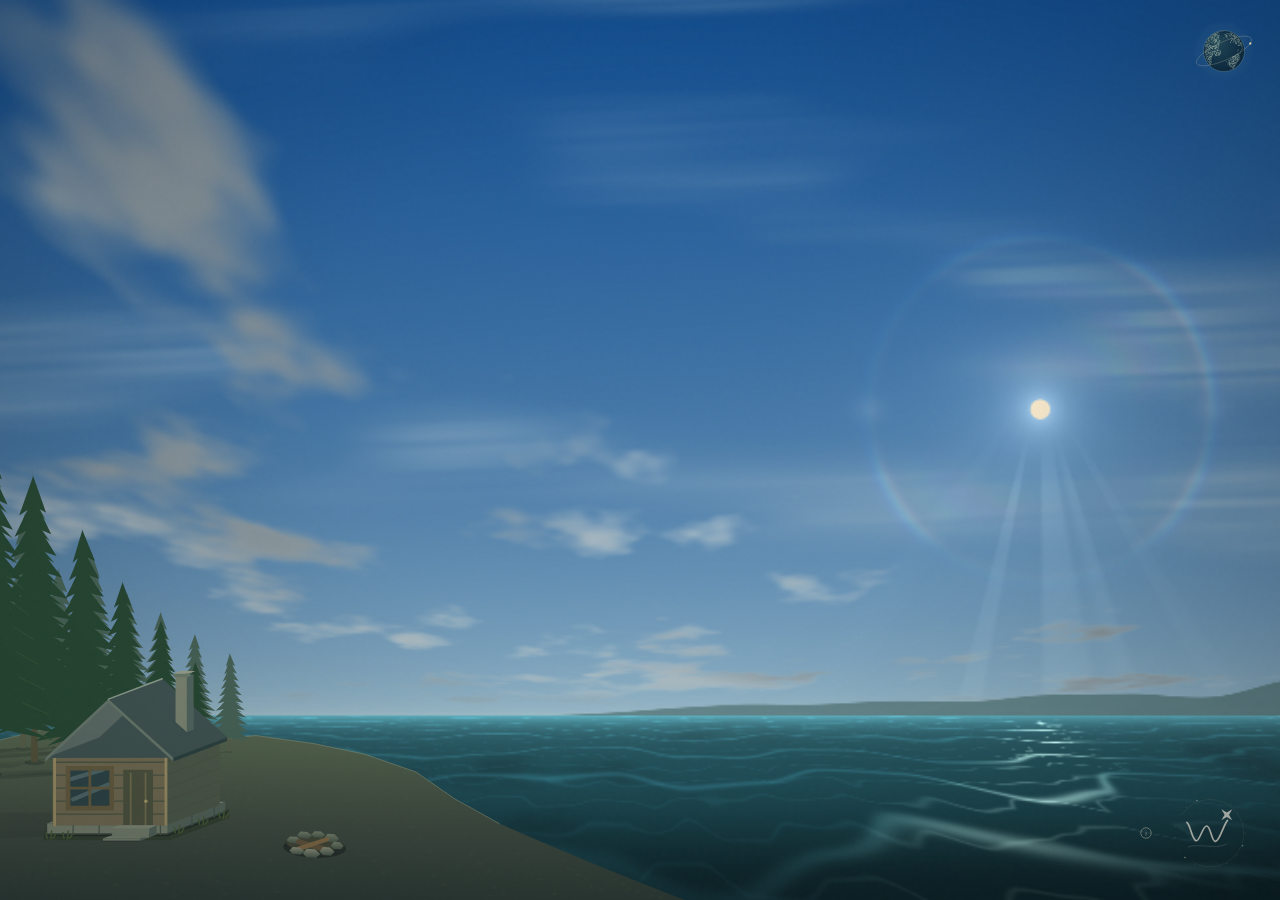
<file: index.html>
<!doctype html>
<html lang="zh-CN">
  <head>
    <meta charset="utf-8">
    <meta name="viewport" content="width=device-width, initial-scale=1">
    <meta name="theme-color" content="#050b12">
    <meta name="description" content="wx1ngf19 的星辰大海。">
    <meta property="og:title" content="Reverie">
    <meta property="og:description" content="一片星海，一个属于我的坐标。">
    <meta property="og:type" content="website">
    <meta property="og:url" content="https://wx1ngf19.github.io/">
    <title>Reverie</title>
    <link rel="icon" href="./assets/icons/favicon.svg?v=reverie-8" type="image/svg+xml">
    <link rel="stylesheet" href="./assets/styles/main.css?v=reverie-14">
    <link rel="modulepreload" href="./src/audio/requested.js?v=reverie-9">
    <script type="module" src="./src/app.js?v=reverie-13"></script>
    <script type="module" src="./src/analytics/visit.js?v=atlas-1"></script>
    <script type="module" src="./src/atlas/portal.js?v=atlas-2"></script>
  </head>
  <body>
    <main class="universe-stage" id="home" aria-label="wx1ngf19 的星辰大海">
      <h1 class="sr-only" aria-label="Reverie · wx1ngf19"></h1>
      <div class="universe" aria-hidden="true">
        <div class="scene-fallback"></div>
        <canvas id="universe-canvas"></canvas>
        <canvas id="stars-canvas"></canvas>
        <div class="scene-vignette"></div>
        <div class="scene-grain"></div>
      </div>
      <canvas id="pointer-canvas" aria-hidden="true"></canvas>
      <div class="pointer-aura" aria-hidden="true"></div>
      <audio id="ambient-audio" preload="none"></audio>
      <button class="signature" id="music-toggle" type="button" aria-label="播放背景音乐" aria-pressed="false" aria-keyshortcuts="Space" title="Play music" data-audio="paused">
        <span class="music-rings" aria-hidden="true"><span></span><span></span><span></span></span>
        <span class="music-click-wave" aria-hidden="true"></span>
        <img class="signature-symbol" src="./assets/icons/emblem.svg" width="120" height="120" alt="" draggable="false">
      </button>
      <details class="music-note" id="music-credit" lang="en" data-ui>
        <summary aria-label="About the soundtrack" aria-controls="music-note-card">
          <svg viewBox="0 0 20 20" width="14" height="14" aria-hidden="true" fill="none" stroke="currentColor" stroke-width="1.15"><circle cx="10" cy="10" r="7.5"/><path d="M10 8.3v5.4"/><circle cx="10" cy="5.7" r=".7" fill="currentColor" stroke="none"/></svg>
        </summary>
        <section class="music-note-card" id="music-note-card" aria-label="Soundtrack details">
          <div class="music-note-heading"><span>Soundtrack</span><span class="music-note-status"><span aria-hidden="true"></span><span id="music-note-state" role="status">Ready</span></span></div>
          <div class="music-note-recording">
            <span class="music-note-record" aria-hidden="true"><span></span></span>
            <div class="music-note-track"><h2 id="music-note-title">14.3 Billion Years</h2><a id="music-note-artist" href="https://www.andrewprahlow.com/music-highlight-reel" target="_blank" rel="noopener noreferrer" aria-label="Andrew Prahlow — composer’s website">Andrew Prahlow <span aria-hidden="true">↗</span></a></div>
          </div>
          <p class="music-note-album" id="music-note-album">Outer Wilds (Original Soundtrack)</p>
        </section>
      </details>
      <a class="atlas-entry" href="./pages/atlas.html?v=atlas-6" aria-label="Open atlas" title="Atlas">
        <svg viewBox="0 0 64 64" fill="none" aria-hidden="true"><circle cx="32" cy="32" r="17" stroke="currentColor" stroke-width=".6"/><ellipse cx="32" cy="32" rx="26" ry="9" transform="rotate(-30 32 32)" stroke="currentColor" stroke-width=".6"/><path d="m28 19 8 3 5 8-6 5-2 10-7-8-6-7 3-7Z" fill="currentColor" opacity=".3"/><circle cx="53" cy="18" r="1.5" fill="currentColor"/></svg>
        <canvas id="atlas-orb" aria-hidden="true" hidden></canvas>
      </a>
    </main>
    <dialog class="atlas-dialog" id="atlas-dialog" aria-label="Visitor atlas"><button id="close-atlas" type="button" aria-label="Close atlas" title="Close atlas">×</button><div id="atlas-frame-host"></div></dialog>
  </body>
</html>
</file>
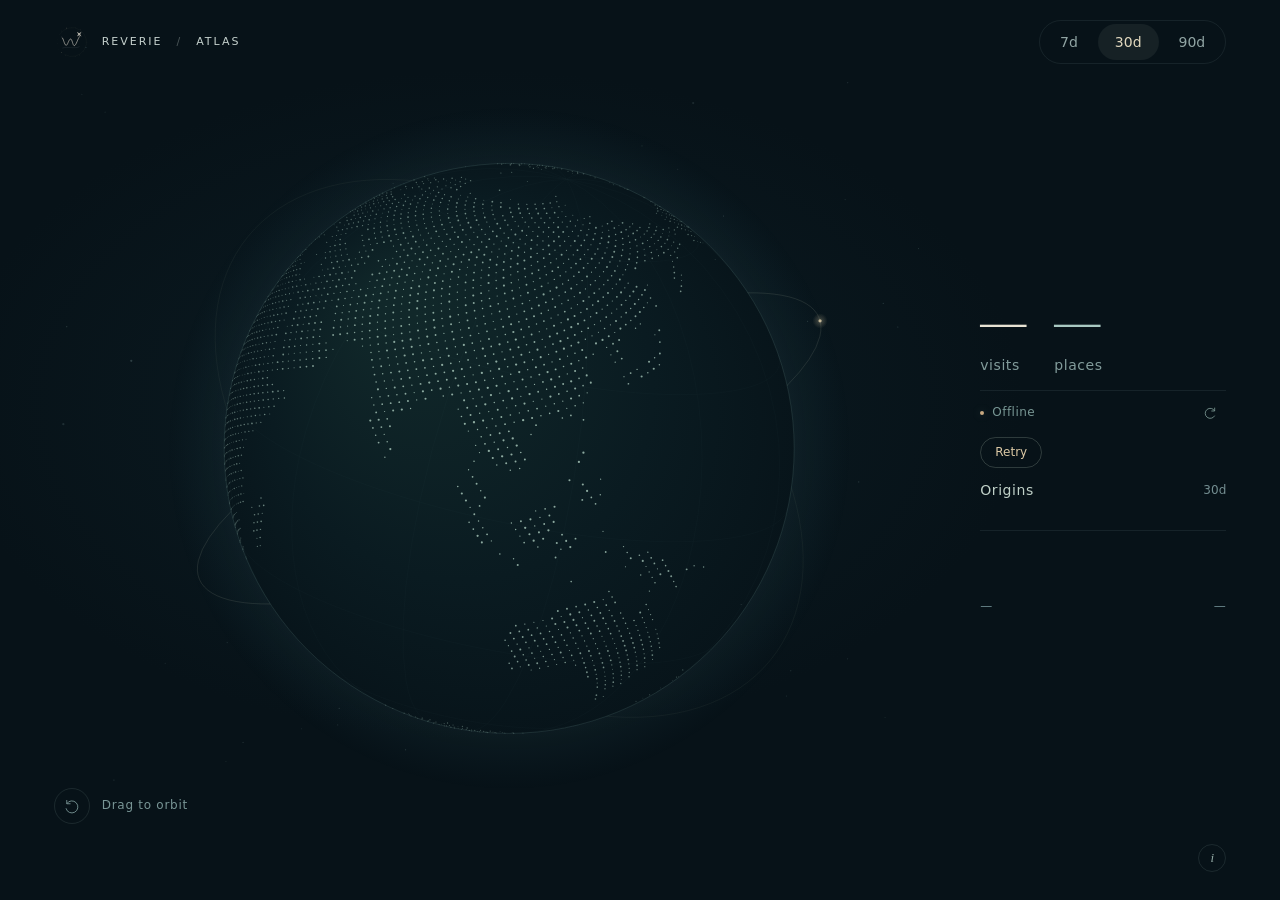
<file: pages/atlas.html>
<!doctype html>
<html lang="en">
  <head>
    <meta charset="utf-8">
    <meta name="viewport" content="width=device-width, initial-scale=1">
    <meta name="theme-color" content="#071218">
    <meta name="description" content="A little atlas of everyone who found their way here.">
    <title>Atlas · Reverie</title>
    <link rel="icon" href="../assets/icons/favicon.svg?v=reverie-8" type="image/svg+xml">
    <link rel="stylesheet" href="../assets/styles/atlas.css?v=atlas-6">
    <script type="module" src="../src/atlas/app.js?v=atlas-6"></script>
  </head>
  <body>
    <div class="atlas-aura" aria-hidden="true"></div>
    <header class="atlas-header">
      <a class="home-link" href="../" aria-label="Back to Reverie"><img src="../assets/icons/emblem.svg" width="36" height="36" alt=""><span>REVERIE<span class="brand-divider">/</span>ATLAS</span></a>
      <div class="periods" role="group" aria-label="Date range">
        <button type="button" data-days="7" aria-pressed="false" aria-label="Last 7 days">7d</button>
        <button type="button" data-days="30" aria-pressed="true" aria-label="Last 30 days">30d</button>
        <button type="button" data-days="90" aria-pressed="false" aria-label="Last 90 days">90d</button>
      </div>
    </header>
    <main class="atlas-layout">
      <section class="world-stage" aria-labelledby="atlas-title">
        <h1 id="atlas-title" class="sr-only">A visitor atlas</h1>
        <canvas id="atlas-canvas" tabindex="0" role="img" aria-label="Visitor atlas. Drag or use arrow keys to rotate. Scroll or use plus and minus to zoom. Select a place from the list for regional counts."></canvas>
        <div class="map-tooltip" id="map-tooltip" hidden></div>
        <div class="map-toolbar"><button type="button" id="reset-globe" aria-label="Reset view" title="Reset view"><svg viewBox="0 0 24 24" width="18" height="18" fill="none" stroke="currentColor" stroke-width="1.2" aria-hidden="true"><path d="M5 9a8 8 0 1 1-1 6M5 4v5h5"/></svg></button><span>Drag to orbit</span></div>
      </section>
      <aside class="atlas-ledger" aria-label="Visit counts">
        <div class="summary"><div><strong id="total-views">—</strong><span>visits</span></div><div><strong id="total-countries">—</strong><span>places</span></div></div>
        <div class="connection-row"><div class="connection-state" id="atlas-status" role="status" aria-live="polite">Connecting</div><button type="button" id="refresh-atlas" aria-label="Refresh counts" title="Refresh counts"><svg viewBox="0 0 24 24" width="16" height="16" fill="none" stroke="currentColor" stroke-width="1.3" aria-hidden="true"><path d="M19 9a7.5 7.5 0 1 0 0 7M19 4v5h-5"/></svg></button></div>
        <button class="retry" id="retry-atlas" type="button" hidden>Retry</button>
        <section class="origins" aria-label="Visit origins">
          <div class="section-label" id="origins-heading"><h2>Origins</h2><span id="range-label">30d</span></div>
          <ol class="country-list" id="country-list" aria-label="Visits by country or territory" tabindex="0"></ol>
          <div class="region-detail" id="region-detail" hidden><div class="section-label"><h2 id="region-heading"></h2><button type="button" id="clear-country" aria-label="All origins" title="All origins">×</button></div><ol id="region-list" aria-label="Regional visits" tabindex="0"></ol></div>
        </section>
        <div class="timeline-wrap"><svg id="visit-timeline" viewBox="0 0 300 62" role="img" aria-label="Daily visits"></svg><div class="timeline-dates"><span id="first-date">—</span><span id="last-date">—</span></div></div>
      </aside>
    </main>
    <footer class="atlas-footer"><details class="atlas-note"><summary aria-label="About this atlas" aria-controls="atlas-about">i</summary><div id="atlas-about"><p>Visits, not unique visitors. Approximate network regions. No raw IPs stored.</p><p>Dates: UTC+8. Counts may lag 60s.</p><p>Map: <a href="https://www.naturalearthdata.com/" target="_blank" rel="noopener noreferrer">Natural Earth</a> · <a href="https://d3js.org/" target="_blank" rel="noopener noreferrer">D3</a></p></div></details></footer>
  </body>
</html>
</file>
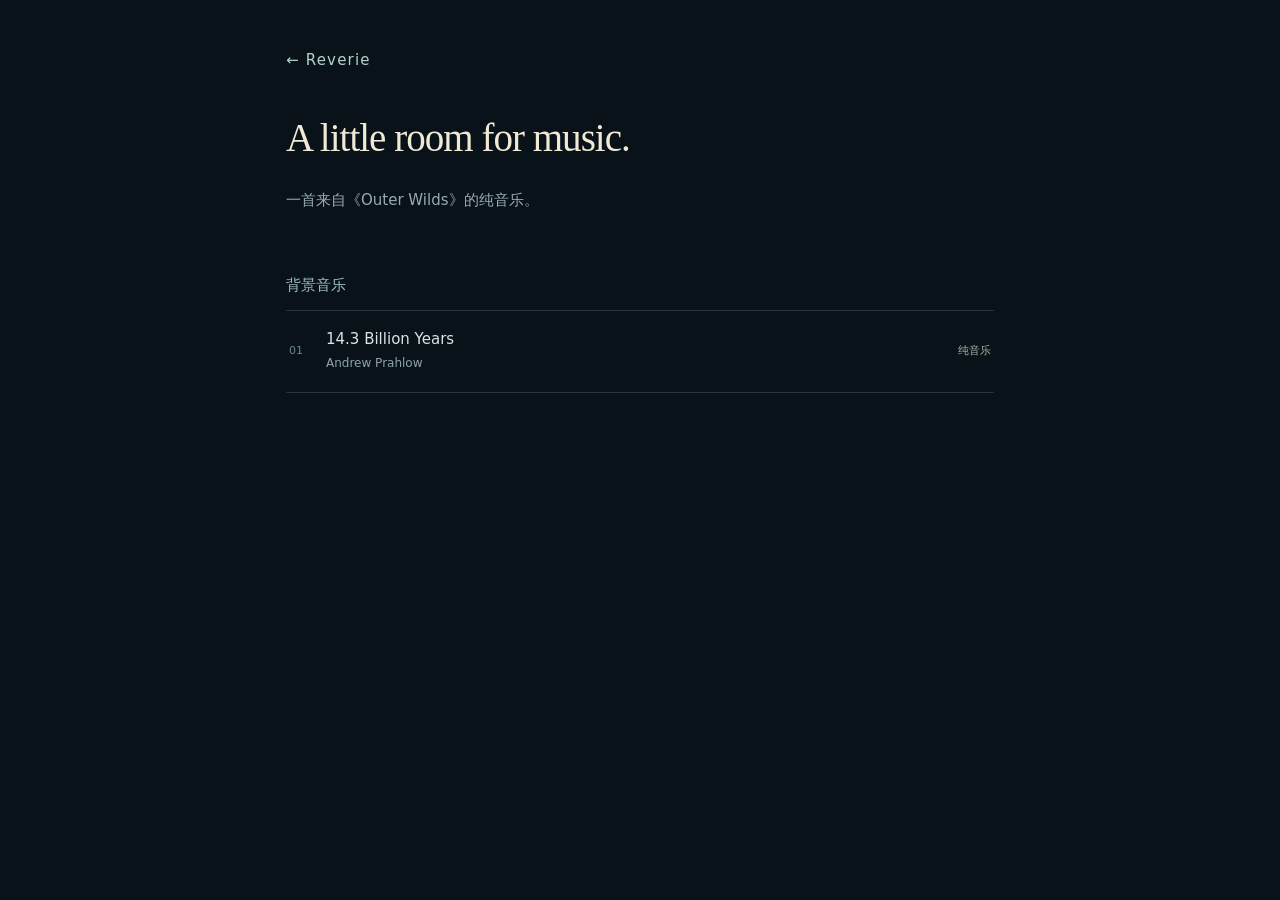
<file: pages/music.html>
<!doctype html>
<html lang="zh-CN">
  <head>
    <meta charset="utf-8">
    <meta name="viewport" content="width=device-width, initial-scale=1">
    <meta name="color-scheme" content="dark">
    <title>Music · Reverie</title>
    <link rel="icon" href="../assets/icons/favicon.svg?v=reverie-8" type="image/svg+xml">
    <link rel="stylesheet" href="../assets/styles/music.css?v=reverie-9">
    <script type="module" src="../src/audio/listening.js?v=reverie-9"></script>
  </head>
  <body>
    <main>
      <header>
        <a class="return" href="../">← Reverie</a>
        <h1>A little room for music.</h1>
        <p>一首来自《Outer Wilds》的纯音乐。</p>
      </header>
      <section aria-labelledby="selected-title">
        <h2 id="selected-title">背景音乐</h2>
        <div class="recording" id="recording" hidden>
          <div class="recording-heading"><div><h3 id="recording-title"></h3><p id="recording-artist"></p></div><button id="close-player" type="button" aria-label="关闭播放器">×</button></div>
          <div id="official-player"></div>
          <a id="official-source" target="_blank" rel="noopener noreferrer">创作者官网</a>
        </div>
        <div class="track-list" id="selected-tracks"></div>
      </section>
    </main>
  </body>
</html>
</file>
<file: assets/styles/main.css>
@charset "UTF-8";

:root {
  color-scheme: dark;
  background: #050b12;
}

* { box-sizing: border-box; }
html, body { width: 100%; height: 100%; margin: 0; overflow: hidden; overscroll-behavior: none; }
body { background: #050b12; }
button { -webkit-tap-highlight-color: transparent; }
canvas { display: block; }
.sr-only { position: absolute; width: 1px; height: 1px; padding: 0; overflow: hidden; clip-path: inset(50%); white-space: nowrap; border: 0; }
.universe-stage { position: relative; width: 100%; height: 100%; height: 100dvh; overflow: hidden; isolation: isolate; }
.universe { position: absolute; inset: 0; overflow: hidden; pointer-events: none; }
.universe > canvas, .scene-fallback, .scene-vignette, .scene-grain { position: absolute; inset: 0; width: 100%; height: 100%; }
.scene-fallback { background: linear-gradient(150deg, transparent 16%, #31505a22 32%, #8b857633 42%, #101a2333 45%, #51666b44 48%, transparent 65%), radial-gradient(ellipse at 35% 79%, #b4a88b22, transparent 18%), linear-gradient(#03070e 8%, #0b1923 77%, #243438 79.5%, #071621 80%, #02070c 100%); }
[data-renderer="webgl"] .scene-fallback { visibility: hidden; }
.scene-vignette { opacity: calc(1 - var(--daylight, 0) * .65); background: linear-gradient(180deg, #02070c18 0%, transparent 24%, transparent 80%, #03091055 100%), radial-gradient(ellipse at 50% 43%, transparent 36%, #01050a55 100%); }
.scene-grain { opacity: .045; background-image: url("data:image/svg+xml,%3Csvg viewBox='0 0 180 180' xmlns='http://www.w3.org/2000/svg'%3E%3Cfilter id='n'%3E%3CfeTurbulence type='fractalNoise' baseFrequency='.95' numOctaves='3' stitchTiles='stitch'/%3E%3C/filter%3E%3Crect width='100%25' height='100%25' opacity='.38' filter='url(%23n)'/%3E%3C/svg%3E"); }
#pointer-canvas { position: absolute; inset: 0; z-index: 2; width: 100%; height: 100%; pointer-events: none; }
.pointer-aura { position: absolute; top: 0; left: 0; z-index: 1; width: 220px; height: 220px; margin: -110px; border-radius: 50%; opacity: 0; pointer-events: none; background: radial-gradient(circle, #a6cecb0a, #a6cecb00 65%); transition: opacity .5s; }
.has-pointer .pointer-aura { opacity: 1; }

.signature { position: absolute; z-index: 3; right: max(28px, env(safe-area-inset-right)); bottom: max(25px, env(safe-area-inset-bottom)); display: grid; place-items: center; width: clamp(64px, 7vw, 84px); aspect-ratio: 1; padding: 0; border: 0; border-radius: 50%; background: transparent; cursor: pointer; touch-action: manipulation; }
.signature-symbol { position: relative; z-index: 1; display: block; width: 100%; height: 100%; opacity: .85; user-select: none; transition: opacity .5s, transform .5s, filter .8s; filter: drop-shadow(0 0 12px #e4d8ba12); }
.signature:hover .signature-symbol { opacity: 1; transform: scale(1.045); filter: drop-shadow(0 0 16px #e4d8ba28); }
.signature[data-audio="playing"] .signature-symbol { opacity: 1; filter: drop-shadow(0 0 14px #e4d8ba65); }
.signature[data-audio="paused"] .signature-symbol { opacity: .68; }
.signature[data-audio="loading"] .signature-symbol { opacity: .78; }
.signature:focus-visible { outline: 1px solid #cabb9a; outline-offset: 10px; }
.signature:active .signature-symbol { transform: scale(.97); }
.music-note { --note-reach: calc(clamp(64px, 7vw, 84px) + 8px); --note-width: 286px; --note-bottom: calc(max(25px, env(safe-area-inset-bottom)) + clamp(64px, 7vw, 84px) / 2 - 14px); position: absolute; right: calc(max(28px, env(safe-area-inset-right)) + var(--note-reach)); bottom: var(--note-bottom); width: 28px; height: 28px; color: #d7d1bc; font: 11px/1.5 system-ui, sans-serif; }
.music-note summary { position: relative; z-index: 4; display: grid; place-items: center; width: 28px; height: 28px; list-style: none; cursor: pointer; border-radius: 50%; opacity: .5; transition: opacity .3s; }
.music-note summary::-webkit-details-marker { display: none; }
.music-note[open] summary, .music-note summary:hover, .music-note summary:focus-visible { opacity: 1; }
.music-note summary:focus-visible { outline: 1px solid #cabb9a; outline-offset: 2px; }
.music-note-card { position: absolute; z-index: 4; right: 42px; bottom: -24px; width: var(--note-width); max-height: calc(100dvh - var(--note-bottom) - 12px); overflow-y: auto; padding: 17px 19px 15px; border: 1px solid #c5c6a52c; border-radius: 13px; color: #adbbb2; background: radial-gradient(ellipse at 100% 0, #aca27612, transparent 65%), #0a151af5; box-shadow: 0 14px 55px #0005, inset 0 1px #f0e5c306; }
.music-note[open] .music-note-card { animation: music-note-in .2s cubic-bezier(.2,.7,.25,1); }
.music-note-heading { display: flex; align-items: center; justify-content: space-between; gap: 12px; color: #9aafaa; font-size: 9px; letter-spacing: .16em; text-transform: uppercase; }
.music-note-status { display: inline-flex; align-items: center; gap: 6px; color: #b7b69d; font-size: 10px; letter-spacing: .03em; text-transform: none; }
.music-note-status > span:first-child { width: 3px; height: 3px; border-radius: 50%; background: #8faaa2; }
.music-note[data-audio="playing"] .music-note-status > span:first-child { background: #e2ca91; box-shadow: 0 0 7px #e2ca9160; }
.music-note-recording { display: flex; align-items: center; gap: 13px; margin: 17px 0 9px; }
.music-note-record { position: relative; display: grid; place-items: center; flex: 0 0 38px; height: 38px; border: 1px solid #c9c29f40; border-radius: 50%; background: repeating-radial-gradient(circle, transparent 0 3px, #c7c5a315 3.5px 4px), conic-gradient(from 20deg, #ded3b218, transparent 25%, #c5dfda0a 50%, transparent 75%, #ded3b218); }
.music-note-record::before { content: ''; width: 11px; height: 11px; border: 1px solid #c7c8a160; border-radius: 50%; background: #c8c09a13; }
.music-note-record > span { position: absolute; inset: 3px; border-radius: 50%; animation: music-note-orbit 18s linear infinite; animation-play-state: paused; }
.music-note-record > span::after { content: ''; position: absolute; top: 1px; left: 50%; width: 2px; height: 2px; border-radius: 50%; background: #e3cf9c; box-shadow: 0 0 5px #e3cf9c50; }
.music-note[data-audio="playing"] .music-note-record > span { animation-play-state: running; }
.music-note-track { min-width: 0; }
.music-note-track h2 { margin: 0 0 5px; color: #e2decd; font: 400 18px/1.25 Georgia, 'Times New Roman', serif; text-wrap: balance; }
.music-note-track a { color: #aabcb4; font-size: 11px; text-decoration: none; }
.music-note-track a > span { display: inline-block; margin-left: 3px; color: #c5bc97; font-size: 10px; }
.music-note-track a:hover { color: #ece1bf; text-decoration: underline; text-underline-offset: 4px; }
.music-note-track a:focus-visible { outline: 1px solid #cabb9a; outline-offset: 4px; border-radius: 2px; }
.music-note-album { margin: 0; color: #819b96; font-size: 10px; line-height: 1.6; }
@keyframes music-note-in { from { opacity: 0; transform: translateX(4px); } to { opacity: 1; transform: translateX(0); } }
@keyframes music-note-orbit { to { transform: rotate(360deg); } }
.atlas-entry { position: absolute; z-index: 4; top: max(15px, env(safe-area-inset-top)); right: max(20px, env(safe-area-inset-right)); width: 72px; height: 72px; display: grid; place-items: center; border-radius: 50%; color: #d0ddd0; background: transparent; text-decoration: none; opacity: .88; transition: opacity .4s, transform .6s; }
.atlas-entry > svg, #atlas-orb { position: absolute; inset: 0; width: 100%; height: 100%; }
#atlas-orb[hidden], .atlas-entry[data-ready="true"] > svg { display: none; }
.atlas-entry:hover { opacity: 1; transform: scale(1.09); }
.atlas-entry:focus-visible { opacity: 1; outline: 1px solid #cabb9a; outline-offset: 5px; }
.atlas-dialog { width: min(1280px, calc(100vw - 48px)); height: min(880px, calc(100dvh - 48px)); max-width: none; max-height: none; padding: 0; border: 1px solid #abc8bb30; border-radius: 16px; color: #c8d4c9; background: #071218; box-shadow: 0 30px 160px #0009; overflow: hidden; }
.atlas-dialog[open] { animation: atlas-unfold .5s cubic-bezier(.2,.7,.25,1) both; }
.atlas-dialog::backdrop { background: #020b10bf; backdrop-filter: blur(10px); }
#atlas-frame-host, #atlas-frame-host iframe { display: block; width: 100%; height: 100%; border: 0; }
#close-atlas { position: absolute; z-index: 2; top: 24px; right: max(32px, env(safe-area-inset-right)); display: grid; place-items: center; width: 36px; height: 36px; padding: 0; border: 1px solid #b0c7ba20; border-radius: 50%; background: #071218; color: #a9bdb3; font: 300 25px/1 system-ui, sans-serif; cursor: pointer; }
#close-atlas:hover { color: #e3d3b0; border-color: #d5c5a060; }
#close-atlas:focus-visible { outline: 1px solid #cabb9a; outline-offset: 3px; }
@keyframes atlas-unfold { from { opacity: 0; transform: translateY(12px) scale(.975); } to { opacity: 1; transform: translateY(0) scale(1); } }
@media (max-width: 600px) {
  .atlas-entry { top: max(10px, env(safe-area-inset-top)); right: max(11px, env(safe-area-inset-right)); width: 64px; height: 64px; }
  .atlas-dialog { width: 100vw; height: 100dvh; margin: 0; border: 0; border-radius: 0; }
  #close-atlas { top: max(17px, env(safe-area-inset-top)); right: max(24px, env(safe-area-inset-right)); width: 32px; height: 32px; }
}
@media (max-height: 650px) and (min-width: 601px) { #close-atlas { top: 14px; } }
.music-rings, .music-click-wave { position: absolute; inset: 4%; border-radius: 50%; pointer-events: none; }
.music-rings { opacity: 0; transition: opacity 1.6s; }
.music-rings > span { position: absolute; inset: 0; border-radius: 50%; border: 1px solid #e5d9b880; opacity: 0; animation: listening-wave 4.8s linear infinite; animation-play-state: paused; }
.music-rings > span:nth-child(2) { animation-delay: -1.6s; }
.music-rings > span:nth-child(3) { animation-delay: -3.2s; }
[data-audio="playing"] > .music-rings { opacity: 1; }
[data-audio="playing"] > .music-rings > span { animation-play-state: running; }
.music-click-wave { border: 1px solid #e9dcbb; opacity: 0; }
@keyframes listening-wave { 0% { transform: scale(.84); opacity: 0; } 12% { opacity: .65; } 100% { transform: scale(2.12); opacity: 0; } }

@media (max-width: 600px) { .signature { right: max(18px, env(safe-area-inset-right)); bottom: max(18px, env(safe-area-inset-bottom)); } }
@media (max-width: 600px) {
  .music-note { --note-reach: 72px; --note-width: min(286px, calc(100vw - max(18px, env(safe-area-inset-right)) - var(--note-reach) - max(18px, env(safe-area-inset-left)))); --note-bottom: calc(max(18px, env(safe-area-inset-bottom)) + 18px); right: calc(max(18px, env(safe-area-inset-right)) + var(--note-reach)); }
  .music-note-card { right: 0; bottom: 42px; max-height: calc(100dvh - var(--note-bottom) - 60px); padding: 15px 16px 13px; }
  .music-note-recording { gap: 10px; margin-top: 14px; }
  .music-note-record { flex-basis: 32px; height: 32px; }
  .music-note-track h2 { font-size: 17px; }
}
@media (hover: none), (pointer: coarse) { #pointer-canvas, .pointer-aura { display: none; } }
.has-mouse #pointer-canvas, .has-mouse .pointer-aura { display: block; }
@media (prefers-reduced-motion: reduce) {
  *, *::before, *::after { transition: none !important; }
  .atlas-dialog[open] { animation: none; }
  .music-note[open] .music-note-card, .music-note-record > span { animation: none; }
  .has-mouse #pointer-canvas, .has-mouse .pointer-aura { display: none; }
  .music-rings > span { animation-duration: 14s; }
  @keyframes listening-wave { 0% { transform: scale(.95); opacity: 0; } 20% { opacity: .2; } 100% { transform: scale(1.25); opacity: 0; } }
}
</file>
<file: assets/styles/atlas.css>
:root { color-scheme: dark; background: #071218; color: #d9dfd9; font: 16px/1.6 system-ui, -apple-system, BlinkMacSystemFont, "Segoe UI", sans-serif; --ink: #e7e2d3; --muted: #829c9b; --gold: #d9bb86; --line: #accac818; }
* { box-sizing: border-box; }
html { height: 100%; overflow: hidden; }
body { --atlas-gutter: clamp(24px, 4.2vw, 74px); --atlas-text: clamp(12px, min(calc(2.2vw + 5px), calc(1.8vh + 3px)), 14px); margin: 0; min-width: 300px; height: 100%; height: 100dvh; display: grid; grid-template-rows: auto minmax(0, 1fr) auto; overflow: hidden; background: radial-gradient(ellipse at 38% 45%, #15313a55, transparent 48%), #071218; }
button, a, summary { -webkit-tap-highlight-color: transparent; }
button { font: inherit; color: inherit; cursor: pointer; }
a { color: inherit; }
button:focus-visible, a:focus-visible, canvas:focus-visible, summary:focus-visible, ol:focus-visible { outline: 1px solid var(--gold); outline-offset: 3px; }
[hidden] { display: none !important; }
.sr-only { position: absolute; width: 1px; height: 1px; overflow: hidden; clip-path: inset(50%); white-space: nowrap; }
.atlas-aura { position: fixed; inset: 0; pointer-events: none; z-index: -1; background: radial-gradient(ellipse at 30% 40%, #1a5a631a, transparent 60%); }
.atlas-header { display: flex; align-items: center; justify-content: space-between; gap: 20px; padding: 20px var(--atlas-gutter) 12px; }
.home-link { display: flex; align-items: center; gap: 12px; text-decoration: none; color: #c5d1cd; font-size: 11px; letter-spacing: .18em; }
.home-link img { opacity: .8; }
.brand-divider { display: inline-block; padding: 0 14px; opacity: .35; }
.periods { display: flex; gap: 3px; padding: 3px; border: 1px solid var(--line); border-radius: 40px; }
.periods button { border: 0; border-radius: 30px; background: transparent; color: #91a5a4; padding: 6px 17px; min-height: 36px; font-size: var(--atlas-text); transition: background .25s, color .25s; }
.periods button[aria-pressed="true"] { background: #d4dfcf12; color: #e1d8be; }
.periods button:hover { color: #f4e9cc; }
.atlas-layout { display: grid; grid-template-columns: minmax(0, 1fr) 246px; gap: clamp(22px, 4vw, 70px); min-height: 0; padding: 0 var(--atlas-gutter); }
.world-stage { position: relative; min-width: 0; min-height: 0; }
#atlas-canvas { display: block; width: 100%; height: 100%; position: absolute; inset: 0; cursor: grab; touch-action: pan-y; }
#atlas-canvas.dragging { cursor: grabbing; }
.map-tooltip { position: absolute; z-index: 3; pointer-events: none; border: 1px solid #b4c9bc25; background: #0c1a20ed; color: #dce3d9; border-radius: 6px; padding: 7px 11px; font-size: 12px; white-space: nowrap; }
.map-toolbar { position: absolute; z-index: 2; left: 0; bottom: 12px; display: flex; gap: 12px; align-items: center; font-size: 12px; letter-spacing: .06em; color: #789595; }
.map-toolbar button { display: grid; place-items: center; border: 1px solid #a9c5bd20; border-radius: 50%; width: 36px; height: 36px; padding: 7px; background: transparent; }
.map-toolbar button:hover { border-color: #d4c59b80; color: #d4c59b; }
.atlas-ledger { display: flex; flex-direction: column; align-self: center; min-height: 0; max-height: 100%; width: 100%; padding: 14px 0; }
.summary { display: flex; flex: 0 0 auto; gap: clamp(20px, 2.3vw, 32px); padding-bottom: 14px; border-bottom: 1px solid var(--line); }
.summary > div { display: flex; flex-direction: column; gap: 5px; }
.summary strong { font: 400 clamp(30px, calc(5vh + 4px), 46px)/1.15 Georgia, serif; font-variant-numeric: tabular-nums; color: var(--ink); letter-spacing: -.03em; }
.summary > div + div strong { color: #a8c8c1; }
.summary span { font-size: var(--atlas-text); color: var(--muted); letter-spacing: .04em; }
.connection-row { display: flex; flex: 0 0 auto; align-items: center; justify-content: space-between; gap: 12px; margin: 6px 0 12px; }
.connection-state { color: #789794; font-size: 12px; letter-spacing: .04em; }
.connection-state::before { content: ''; display: inline-block; width: 4px; height: 4px; border-radius: 50%; margin-right: 8px; background: #a0c2ac; box-shadow: 0 0 8px #a0c2ac44; vertical-align: middle; }
[data-atlas="error"] .connection-state::before { background: #c8a880; }
[data-atlas="loading"] .connection-state::before { background: #82949b; }
#refresh-atlas { display: grid; place-items: center; flex: 0 0 32px; width: 32px; height: 32px; border: 1px solid transparent; border-radius: 50%; background: transparent; color: #799590; }
#refresh-atlas:hover { border-color: #a9c5bd25; color: var(--gold); }
#refresh-atlas:disabled { opacity: .4; cursor: wait; }
.retry { flex: 0 0 auto; align-self: flex-start; color: #dcc9a5; font-size: 12px; border: 1px solid #b6c5b53a; border-radius: 20px; background: transparent; padding: 5px 14px; margin: -4px 0 8px; }
.origins { display: flex; flex: 1 1 auto; flex-direction: column; min-height: 0; }
.section-label { display: flex; flex: 0 0 auto; align-items: center; justify-content: space-between; gap: 12px; min-height: 28px; margin: 0 0 8px; }
.section-label h2 { min-width: 0; margin: 0; overflow: hidden; text-overflow: ellipsis; white-space: nowrap; font-size: var(--atlas-text); font-weight: 400; letter-spacing: .04em; color: #c0d1c8; }
.section-label > span { color: #748e91; font-size: 12px; }
ol { list-style: none; margin: 0; padding: 0; }
.country-list, #region-list { flex: 1 1 auto; min-height: 0; max-height: 228px; overflow-y: auto; overscroll-behavior: contain; scrollbar-width: thin; scrollbar-color: #315354 transparent; padding: 0 4px; scroll-padding-block: 4px; }
.country-list button { display: flex; justify-content: space-between; align-items: center; gap: 16px; width: 100%; min-height: 36px; background: transparent; border: 0; padding: clamp(5px, 1vh, 7px) 4px; text-align: left; font-size: var(--atlas-text); border-radius: 4px; }
.country-list button:hover, .country-list button[aria-pressed="true"] { background: #a0cab711; }
.country-name { min-width: 0; white-space: nowrap; overflow: hidden; text-overflow: ellipsis; color: #b8cbc2; }
.country-views { flex: 0 0 auto; font: 400 var(--atlas-text)/1.3 Georgia, serif; color: #c8bf9f; font-variant-numeric: tabular-nums; }
.country-list .empty-note { padding: 14px 0; font: italic 16px/1.6 Georgia, serif; color: #8aa2a4; }
.region-detail { display: flex; flex: 1 1 auto; flex-direction: column; min-height: 0; }
#clear-country { border: 0; background: transparent; color: #8fa8a5; font-size: 22px; padding: 0; min-width: 28px; min-height: 28px; line-height: 1; }
#region-list li { display: flex; justify-content: space-between; gap: 18px; min-height: 36px; padding: clamp(5px, 1vh, 7px) 4px; color: #8fa7a5; font-size: var(--atlas-text); }
.region-name { min-width: 0; white-space: nowrap; overflow: hidden; text-overflow: ellipsis; }
.region-views { flex: 0 0 auto; color: #d0c19d; font-variant-numeric: tabular-nums; }
.timeline-wrap { flex: 0 0 auto; border-top: 1px solid var(--line); margin-top: 18px; padding-top: 14px; }
#visit-timeline { display: block; width: 100%; height: 48px; overflow: visible; }
.timeline-dates { display: flex; justify-content: space-between; color: #6c888d; font-size: 12px; margin-top: 4px; letter-spacing: .05em; }
.atlas-footer { display: flex; justify-content: flex-end; padding: 8px var(--atlas-gutter) max(28px, env(safe-area-inset-bottom)); }
.atlas-note { position: relative; font-size: 12px; color: #93aaa5; }
.atlas-note[open]::before { content: ''; position: absolute; right: 0; bottom: 0; width: min(250px, calc(100vw - 48px)); height: 42px; clip-path: polygon(0 0, 100% 0, 100% 100%, calc(100% - 28px) 100%); }
.atlas-note summary { position: relative; z-index: 1; list-style: none; cursor: pointer; width: 28px; height: 28px; border: 1px solid #a6c5bc20; border-radius: 50%; display: grid; place-items: center; font: italic 13px Georgia, serif; }
.atlas-note summary::-webkit-details-marker { display: none; }
.atlas-note > div { position: absolute; z-index: 4; bottom: 38px; right: 0; width: min(250px, calc(100vw - 48px)); max-height: calc(100dvh - 100px); overflow-y: auto; padding: 16px 19px; border: 1px solid #b4c9bc25; border-radius: 10px; background: #0c1a20f5; box-shadow: 0 10px 50px #0004; }
.atlas-note[open] > div { animation: atlas-note-in .16s ease-out; }
@keyframes atlas-note-in { from { opacity: 0; transform: translateY(2px); } to { opacity: 1; transform: translateY(0); } }
.atlas-note p { margin: 0 0 9px; }
.atlas-note p:last-child { margin: 0; }
.atlas-note a { text-underline-offset: 3px; color: #c1c7b2; }
[data-embedded="true"] .atlas-header { padding-right: 104px; }
@media (max-width: 950px) { .atlas-layout { grid-template-columns: minmax(0,1fr) 220px; gap: 20px; } .summary strong { font-size: clamp(28px, calc(5vh + 4px), 40px); } }
@media (max-width: 700px) {
  body { --atlas-gutter: 26px; }
  .atlas-header { padding: max(14px, env(safe-area-inset-top)) 20px 6px; gap: 10px; }
  .home-link { gap: 6px; font-size: 10px; letter-spacing: .1em; }
  .home-link img { width: 30px; height: 30px; }
  .brand-divider { padding: 0 7px; }
  .periods { gap: 0; }
  .periods button { padding: 4px 12px; min-height: 32px; }
  .atlas-layout { grid-template-columns: minmax(0, 1fr); grid-template-rows: minmax(0, .8fr) minmax(0, 1fr); gap: 0; }
  .map-toolbar { bottom: 2px; font-size: 12px; }
  .atlas-ledger { align-self: stretch; max-width: 400px; margin: 0 auto; padding: 12px 0 0; }
  .summary { gap: 50px; }
  .summary strong { font-size: clamp(28px, calc(5vh + 2px), 36px); }
  .timeline-wrap { margin-top: 12px; padding-top: 10px; }
  #visit-timeline { height: 32px; }
  .atlas-footer { padding: 8px var(--atlas-gutter) max(16px, env(safe-area-inset-bottom)); }
  [data-embedded="true"] .home-link > span { display: none; }
  [data-embedded="true"] .atlas-header { padding-right: max(84px, calc(env(safe-area-inset-right) + 60px)); }
}
@media (max-height: 600px) and (min-width: 701px), (max-height: 460px) and (min-width: 520px) {
  .atlas-header { padding-top: 10px; padding-bottom: 6px; }
  .atlas-layout { grid-template-columns: minmax(0, 1fr) 210px; grid-template-rows: minmax(0, 1fr); gap: 20px; }
  .atlas-ledger { align-self: center; padding: 0; }
  .summary { gap: 24px; padding-bottom: 6px; }
  .summary strong { font-size: clamp(26px, calc(4vh + 8px), 32px); }
  .connection-row { margin: 2px 0 4px; }
  .section-label { margin-bottom: 4px; }
  .timeline-wrap { margin-top: 8px; padding-top: 8px; }
  #visit-timeline { height: 24px; }
  .timeline-dates { margin-top: 2px; }
  .atlas-footer { padding-top: 4px; padding-bottom: max(12px, env(safe-area-inset-bottom)); }
  .map-toolbar { bottom: 0; }
}
@media (max-height: 700px) and (max-width: 519px) {
  .atlas-layout { grid-template-rows: minmax(0, .65fr) minmax(0, 1fr); }
  .atlas-ledger { padding-top: 8px; }
  .summary { padding-bottom: 6px; }
  .summary strong { font-size: clamp(28px, 5vh, 32px); }
  .connection-row { margin: 2px 0 4px; }
  .section-label { margin-bottom: 4px; }
  .timeline-wrap { margin-top: 8px; padding-top: 6px; }
  #visit-timeline { height: 24px; }
}
@media (max-height: 360px) and (min-width: 520px) {
  .summary { justify-content: space-between; gap: 8px; padding-bottom: 6px; }
  .summary > div { flex-direction: row; align-items: baseline; gap: 5px; }
  .summary strong { font-size: 24px; }
  .summary span { font-size: 12px; line-height: 1.3; }
  .connection-row { margin: 0 0 2px; }
  #refresh-atlas { flex-basis: 28px; width: 28px; height: 28px; }
  .section-label { min-height: 24px; }
  #clear-country { min-height: 24px; }
  .timeline-wrap { margin-top: 6px; padding-top: 4px; }
  #visit-timeline { height: 20px; }
}
@media (prefers-reduced-motion: reduce) { *, *::before, *::after { transition: none !important; scroll-behavior: auto !important; } .atlas-note[open] > div { animation: none; } }
</file>
<file: assets/styles/music.css>
:root { color-scheme: dark; font: 15px/1.65 system-ui, -apple-system, BlinkMacSystemFont, "Segoe UI", sans-serif; background: #091219; color: #d9e4e5; }
* { box-sizing: border-box; }
body { margin: 0; }
main { width: min(760px, 100%); margin: auto; padding: 48px 26px 80px; }
header { padding-bottom: 22px; }
h1, h2, h3, p { margin-top: 0; }
h1 { margin-top: 42px; font: 400 clamp(27px, 5vw, 39px)/1.2 Georgia, serif; color: #f0e9d6; letter-spacing: -.025em; }
h2 { font-size: 15px; font-weight: 500; color: #9cbbb9; margin: 24px 0 12px; }
h3 { font-size: 16px; line-height: 1.4; font-weight: 500; margin-bottom: 4px; }
p { color: #97abae; }
a { color: #b4d3cd; text-underline-offset: 4px; overflow-wrap: anywhere; }
a:hover { color: #f2e5c4; }
button { font: inherit; }
button, a { -webkit-tap-highlight-color: transparent; }
:focus-visible { outline: 2px solid #d5cc9f; outline-offset: 5px; }
.return { text-decoration: none; font-size: 15px; letter-spacing: .08em; }
.track-list { border-top: 1px solid #23353b; }
.track { border: 0; border-bottom: 1px solid #23353b; background: transparent; color: inherit; width: 100%; display: grid; grid-template-columns: 24px minmax(0, 1fr) auto; gap: 13px; align-items: center; text-align: left; text-decoration: none; padding: 18px 3px; cursor: pointer; }
.track:hover, .track:target, .track[aria-pressed="true"] { background: #10222a; }
.track-number { font-size: 11px; color: #6b8a8b; font-variant-numeric: tabular-nums; }
.track-title, .track-artist { display: block; overflow-wrap: anywhere; }
.track-title { line-height: 1.45; }
.track-artist { color: #8ea5a9; font-size: 12px; margin-top: 3px; }
.track-kind { color: #a4b2a3; font-size: 11px; white-space: nowrap; }
.recording { background: #102029; border: 1px solid #30454a; border-radius: 9px; padding: 19px; margin: 20px 0 24px; scroll-margin-top: 22px; }
.recording-heading { display: flex; gap: 16px; justify-content: space-between; align-items: start; }
.recording-heading p { margin-bottom: 18px; font-size: 13px; }
#close-player { background: transparent; border: 0; color: #c1d4d2; font-size: 26px; line-height: 1; cursor: pointer; width: 44px; height: 44px; flex: 0 0 44px; padding: 0; margin: -8px -8px 0 0; }
#official-player audio { display: block; width: 100%; }
#official-source { display: inline-block; margin-top: 14px; font-size: 12px; }
@media (max-width: 480px) { main { padding: 28px 19px 60px; } h1 { margin-top: 30px; } .track { gap: 9px; } .track-kind { font-size: 10px; } .recording { padding: 13px; } }
</file>
